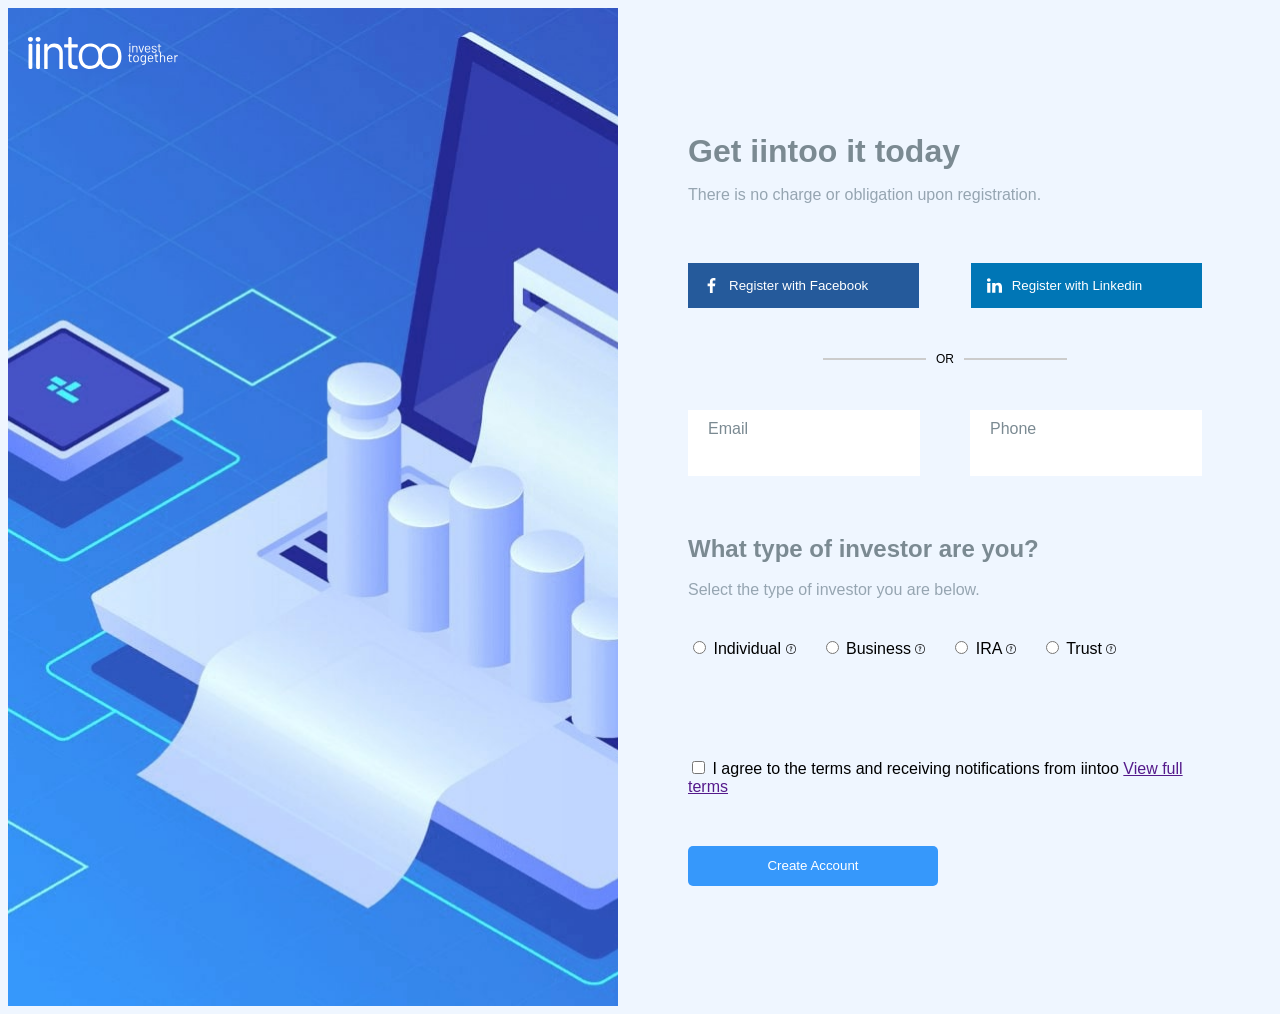
<file: index.html>
<!DOCTYPE html>
<html lang="en">
<head>
    <meta charset="UTF-8">
    <meta name="viewport" content="width=device-width, initial-scale=1.0">
    <title>habsida</title>
    <link rel="stylesheet" href="style.css">
</head>
<body>
<div class="main">
  <div class="left">
    <div class="left-img">
    <img class="logo" src="assets/images/logo.svg" alt="logo ">
    </div>
  </div>
 <div class="right">
    <div class="heading-text1">
    <h1>Get iintoo it today</h1>
   <p>There is no charge or obligation upon registration.</p>
    </div>

<div class="registration">
    <button class="facebook"><img class="facebook-icon" src="assets/images/facebook.svg" alt="facebook image">Register with Facebook</button>
    <button class="linkedin"><img class="linkedin-icon" src="assets/images/linkedin.svg" alt="linkedin image">Register with Linkedin</button>
</div>

<div class="or">
    <div class="line"> </div>
    <span>OR</span>
    <div class="line"> </div>
</div>    

<form>
    <div class="form-contact">
       <div class="email">
    <label class="mail" for="email"> Email </label>
    <input type="email" id="email" >
    </div>
    <div class="phone">
    <label class="tell" for="tell"> Phone </label>
    <input type="tell" id="tell" >
    </div>
    </div>

<div class="heading-text2">
<h2>What type of investor are you?</h2>
<p>Select the type of investor you are below.</p>
</div>

<div class="form-selection">
    <div>
    <input type="radio" name="invest-type" id="individual">
    <label class="info" for="individual"> Individual <span class="helper-text">I am a natural person investing on my own behalf as a sole owner, joint tenant, or tenant in common.</span><img class="question" src="assets/images/question.png" alt="question"></label>
    </div>
    <div>
    <input type="radio" name="invest-type" id="business">
    <label class="info" for="business"> Business <span class="helper-text">I am a natural person investing on my own behalf as a sole owner, joint tenant, or tenant in common.</span><img class="question" src="assets/images/question.png" alt="question"></label>
    </div>
    <div>
    <input type="radio" name="invest-type" id="ira">
    <label class="info" for="ira"> IRA <span class="helper-text">I am a natural person investing on my own behalf as a sole owner, joint tenant, or tenant in common.</span><img class="question" src="assets/images/question.png" alt="question"></label>
    </div>
    <div>
    <input type="radio" name="invest-type" id="trust">
    <label class="info" for="trust"> Trust <span class="helper-text">I am a natural person investing on my own behalf as a sole owner, joint tenant, or tenant in common.</span><img class="question" src="assets/images/question.png" alt="question"></label>
    </div>
</div>

<div class="form-agree">
    <input type="checkbox" id="iagree">
    <label for="iagree">I agree to the terms and receiving notifications from iintoo <a href="">View full terms</a></label>
</div>

<button class="submit-btn">Create Account</button>
</form>
</div>

</div>
    
</body>
</html>
</file>
<file: style.css>
body {
    background-color: #EFF6FF;
}

.main {
    display: grid;
    grid-template-columns: 1fr 1fr;
    font-family: sans-serif;
   }

   .left-img {
   width: 100%;
   height: 100%;
   background-image: url(assets/images/bg.jpg);
   position: relative;
   background-size: cover;
   }
   .logo {
    width: 150px;
    height: 90px;
    padding-left: 20px;

   }

   .right {
    display: block;
    padding: 120px 70px;
   }

   h1, h2 {
    color: #7B8A92;
   }

   p {
    color: #96A5B1;
   }

   .heading-text1 {
    display: flex;
    flex-direction: column;
    line-height: 5px;
   }

.registration {
    display: flex;
    align-items: center;
    padding: 30px 0px;
    justify-content: space-between;
    padding-top: 50px;
    padding-bottom: 30px;
    gap: 50px;

}
   .facebook {
    background-color: #255A9B;
    color: #FFFFFF;
    border: none;
    display: flex;
    width: 45%;
    height: 45px;
    align-items: center;
   }
   .facebook-icon {
    width: 35px;
    height: 15px;
   }
   
   .linkedin {
    background-color: #0076B6;
    color: #FFFFFF;
    border: none;
    display: flex;
    width: 45%;
    height: 45px;
    align-items: center;
   }
   .linkedin-icon {
    width: 35px;
    height: 15px;
   }

   .or {
    display: flex;
    gap: 10px;
    align-items: center;
    justify-content: center;
    font-size: 12px;
   }

   .line {
    width: 20%;
    height: 2px;
    background-color: #ccc;
    margin: 20px 0;
   }

   form {
    display: block;
   }

   .form-contact {
    display: flex;
    justify-content: space-between;
      padding-top: 30px;
    padding-bottom: 50px;
    gap: 50px;
   }
   .email {
    display: flex;
    flex-direction: column;
    background-color: #FFFFFF;
    padding: 10px 10px;
    width: 45%;
    color: #7B8A92;
   }
   .email:focus-within{
    border-left: 1px solid rgb(62, 141, 232);
    
   }
   .phone {
    display: flex;
    flex-direction: column;
    background-color:#FFFFFF;
    color: #7B8A92;
    padding: 10px 10px;
    width: 45%;
   }
   .phone:focus-within{
     border-left: 1px solid rgb(62, 141, 232);
   }
   

   input[type="email"],
   input[type="tell"] {
    color: #AFAFAF;
    border: none;
    padding-left: 10px;
    font-size: 16px;
   }
   .mail ,
   .tell {
    padding-bottom: 8px;
    padding-left: 10px;
   }
   input[type="tell"]:focus{
    outline: none;
   }
   input[type="email"]:focus{
    outline: none;
   }


   .heading-text2 {
    display: flex;
    flex-direction: column;
    line-height: 5px;

   }

   .form-selection {
    display: flex;
    gap: 25px;
    padding: 30px 0px 100px ;

    
   }

   .question {
    width: 10px;
    height: 10px;
   }

   .helper-text {
    display: none;
    position: absolute;
    font-size: 13px;
    padding: 5px 20px;
    background: white;
    border-radius: 6px;
    max-width: 200px;
    color: #AFAFAF;
   }

   .helper-text:has(+ .question:hover) {
    display: block;
   }

   .form-agree {
    display: block;
   }

   .submit-btn {
    background-color: #3698FB;
    width: 250px;
    height: 40px;
    border: none;
    border-radius: 5px;
    color: #FFFFFF;
    margin-top: 50px;
   }
</file>
